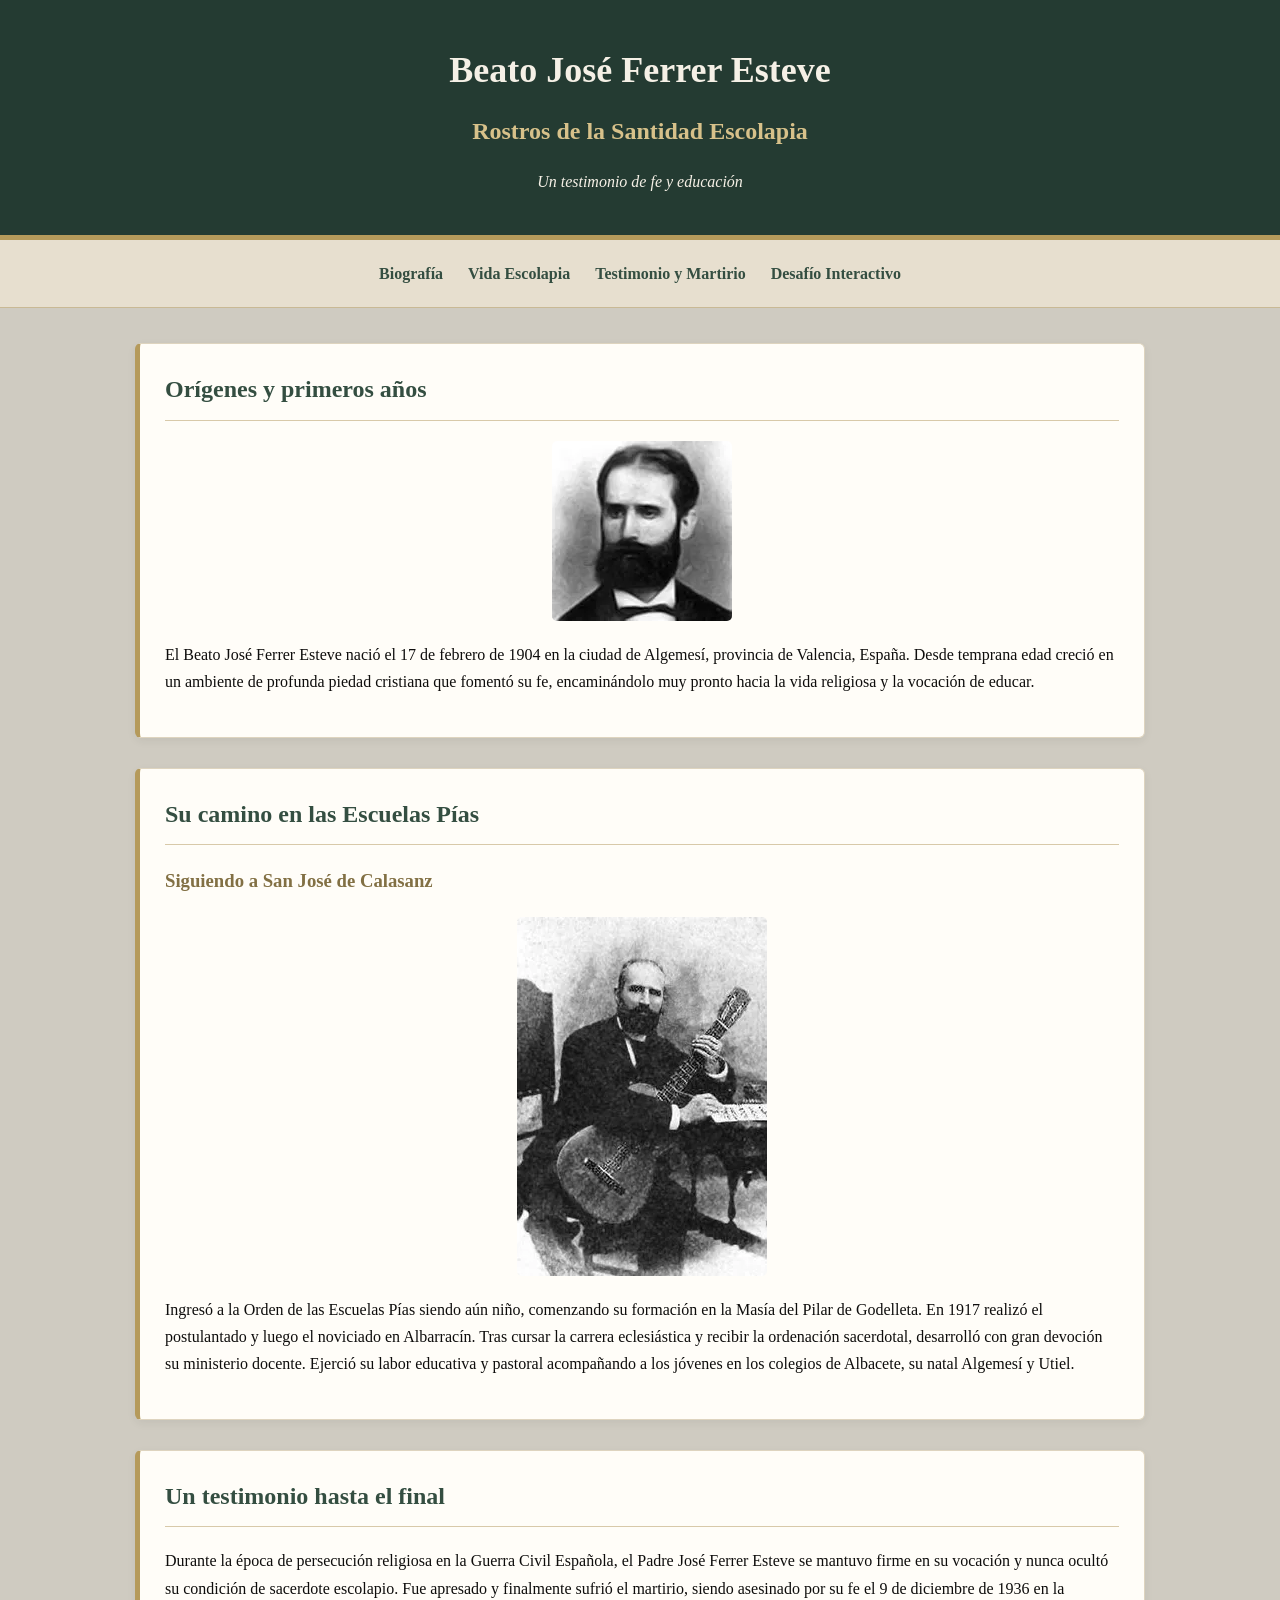
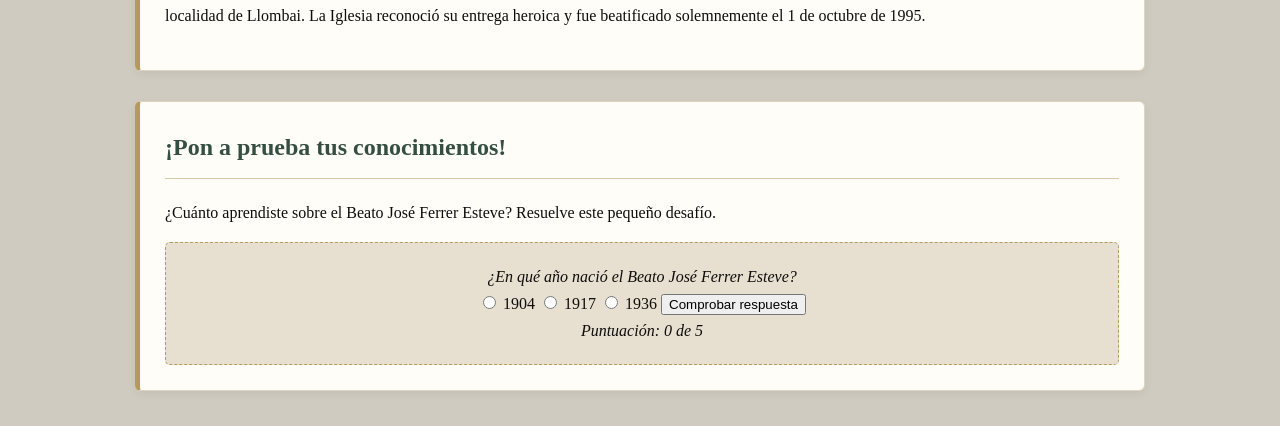
<file: index.html>
<!DOCTYPE html>
<html lang="es">
<head>
    <meta charset="UTF-8">
    <meta name="viewport" content="width=device-width, initial-scale=1.0">
    <title>Beato José Ferrer Esteve - Rostros de la Santidad Escolapia</title>
    <link rel="stylesheet" href="css/estilos.css">
</head>
<body>

    <div>
        <h1>Beato José Ferrer Esteve</h1>
        <h2>Rostros de la Santidad Escolapia</h2>
        <p>Un testimonio de fe y educación</p>
    </div>

    <div>
        <ul>
            <li><a href="#biografia">Biografía</a></li>
            <li><a href="#vida-escolapia">Vida Escolapia</a></li>
            <li><a href="#testimonio">Testimonio y Martirio</a></li>
            <li><a href="#desafio">Desafío Interactivo</a></li>
        </ul>
    </div>

    <div>
        <div id="biografia">
            <h2>Orígenes y primeros años</h2>
            <img src="./img/Beato2.png" alt="Primera imagen biográfica">
            <p>El Beato José Ferrer Esteve nació el 17 de febrero de 1904 en la ciudad de Algemesí, provincia de Valencia, España. Desde temprana edad creció en un ambiente de profunda piedad cristiana que fomentó su fe, encaminándolo muy pronto hacia la vida religiosa y la vocación de educar.</p>
        </div>

        <div id="vida-escolapia">
            <h2>Su camino en las Escuelas Pías</h2>
            <h3>Siguiendo a San José de Calasanz</h3>
            <img src="./img/Beato1.png" alt="Segunda imagen de su vida escolapia">
            <p>Ingresó a la Orden de las Escuelas Pías siendo aún niño, comenzando su formación en la Masía del Pilar de Godelleta. En 1917 realizó el postulantado y luego el noviciado en Albarracín. Tras cursar la carrera eclesiástica y recibir la ordenación sacerdotal, desarrolló con gran devoción su ministerio docente. Ejerció su labor educativa y pastoral acompañando a los jóvenes en los colegios de Albacete, su natal Algemesí y Utiel.</p>
        </div>

        <div id="testimonio">
            <h2>Un testimonio hasta el final</h2>
            <p>Durante la época de persecución religiosa en la Guerra Civil Española, el Padre José Ferrer Esteve se mantuvo firme en su vocación y nunca ocultó su condición de sacerdote escolapio. Fue apresado y finalmente sufrió el martirio, siendo asesinado por su fe el 9 de diciembre de 1936 en la localidad de Llombai. La Iglesia reconoció su entrega heroica y fue beatificado solemnemente el 1 de octubre de 1995.</p>
        </div>

        <div id="desafio">
            <h2>¡Pon a prueba tus conocimientos!</h2>
            <p>¿Cuánto aprendiste sobre el Beato José Ferrer Esteve? Resuelve este pequeño desafío.</p>

            <div>
                <p id="pregunta">¿En qué año nació el Beato José Ferrer Esteve?</p>

                <label>
                    <input type="radio" name="respuesta" value="1904">
                    1904
                </label>

                <label>
                    <input type="radio" name="respuesta" value="1917">
                    1917
                </label>

                <label>
                    <input type="radio" name="respuesta" value="1936">
                    1936
                </label>

                <button id="comprobar">Comprobar respuesta</button>

                <p id="resultado"></p>
                <p id="puntuacion"></p>

                <button id="siguiente" hidden>Siguiente pregunta</button>
            </div>
        </div>
    </div>

    <script src="js/script.js"></script>
</body>
</html>
</file>
<file: css/estilos.css>
* {
    box-sizing: border-box;
}

body {
    margin: 0;
    font-family: Georgia, "Times New Roman", serif;
    background-color: #cfcbc1;
    color: #0e0d0c;
    line-height: 1.7;
}

body > div:first-child {
    background-color: #243b32;
    color: #f5f0e6;
    text-align: center;
    padding: 40px 20px;
    border-bottom: 5px solid #b59a5b;
}

h1 {
    font-size: 36px;
    margin: 0 0 10px;
}

h2 {
    color: #344e41;
    margin-top: 0;
}

body > div:first-child h2 {
    color: #d7c18a;
    margin-bottom: 5px;
}

body > div:first-child p {
    margin-bottom: 0;
    font-style: italic;
}

body > div:nth-child(2) {
    background-color: #e7dfcf;
    padding: 10px 20px;
    border-bottom: 1px solid #c9b995;
}

ul {
    list-style: none;
    display: flex;
    justify-content: center;
    flex-wrap: wrap;
    gap: 25px;
    margin: 0;
    padding: 10px 0;
}

a {
    color: #344e41;
    text-decoration: none;
    font-weight: bold;
}

a:hover {
    color: #92773e;
}

body > div:nth-child(3) {
    max-width: 1050px;
    margin: 35px auto;
    padding: 0 20px;
}

body > div:nth-child(3) > div {
    background-color: #fffdf8;
    margin-bottom: 30px;
    padding: 25px;
    border: 1px solid #ded4bf;
    border-left: 5px solid #b59a5b;
    border-radius: 6px;
    box-shadow: 0 3px 10px rgba(0, 0, 0, 0.06);
}

body > div:nth-child(3) h2 {
    border-bottom: 1px solid #d8c9a9;
    padding-bottom: 10px;
}

h3 {
    color: #827044;
}

img {
    display: block;
    max-width: 100%;
    height: auto;
    margin: 20px auto;
    border-radius: 5px;
}

body > div:nth-child(3) > div:last-child > div {
    background-color: #e7dfcf;
    text-align: center;
    padding: 20px;
    border: 1px dashed #b59a5b;
    border-radius: 5px;
}

body > div:nth-child(3) > div:last-child > div p {
    margin: 0;
    font-style: italic;
}

body > div:last-child {
    background-color: #243b32;
    color: #f5f0e6;
    text-align: center;
    padding: 25px 20px;
    border-top: 5px solid #b59a5b;
}

body > div:last-child p {
    margin: 5px 0;
}
</file>
